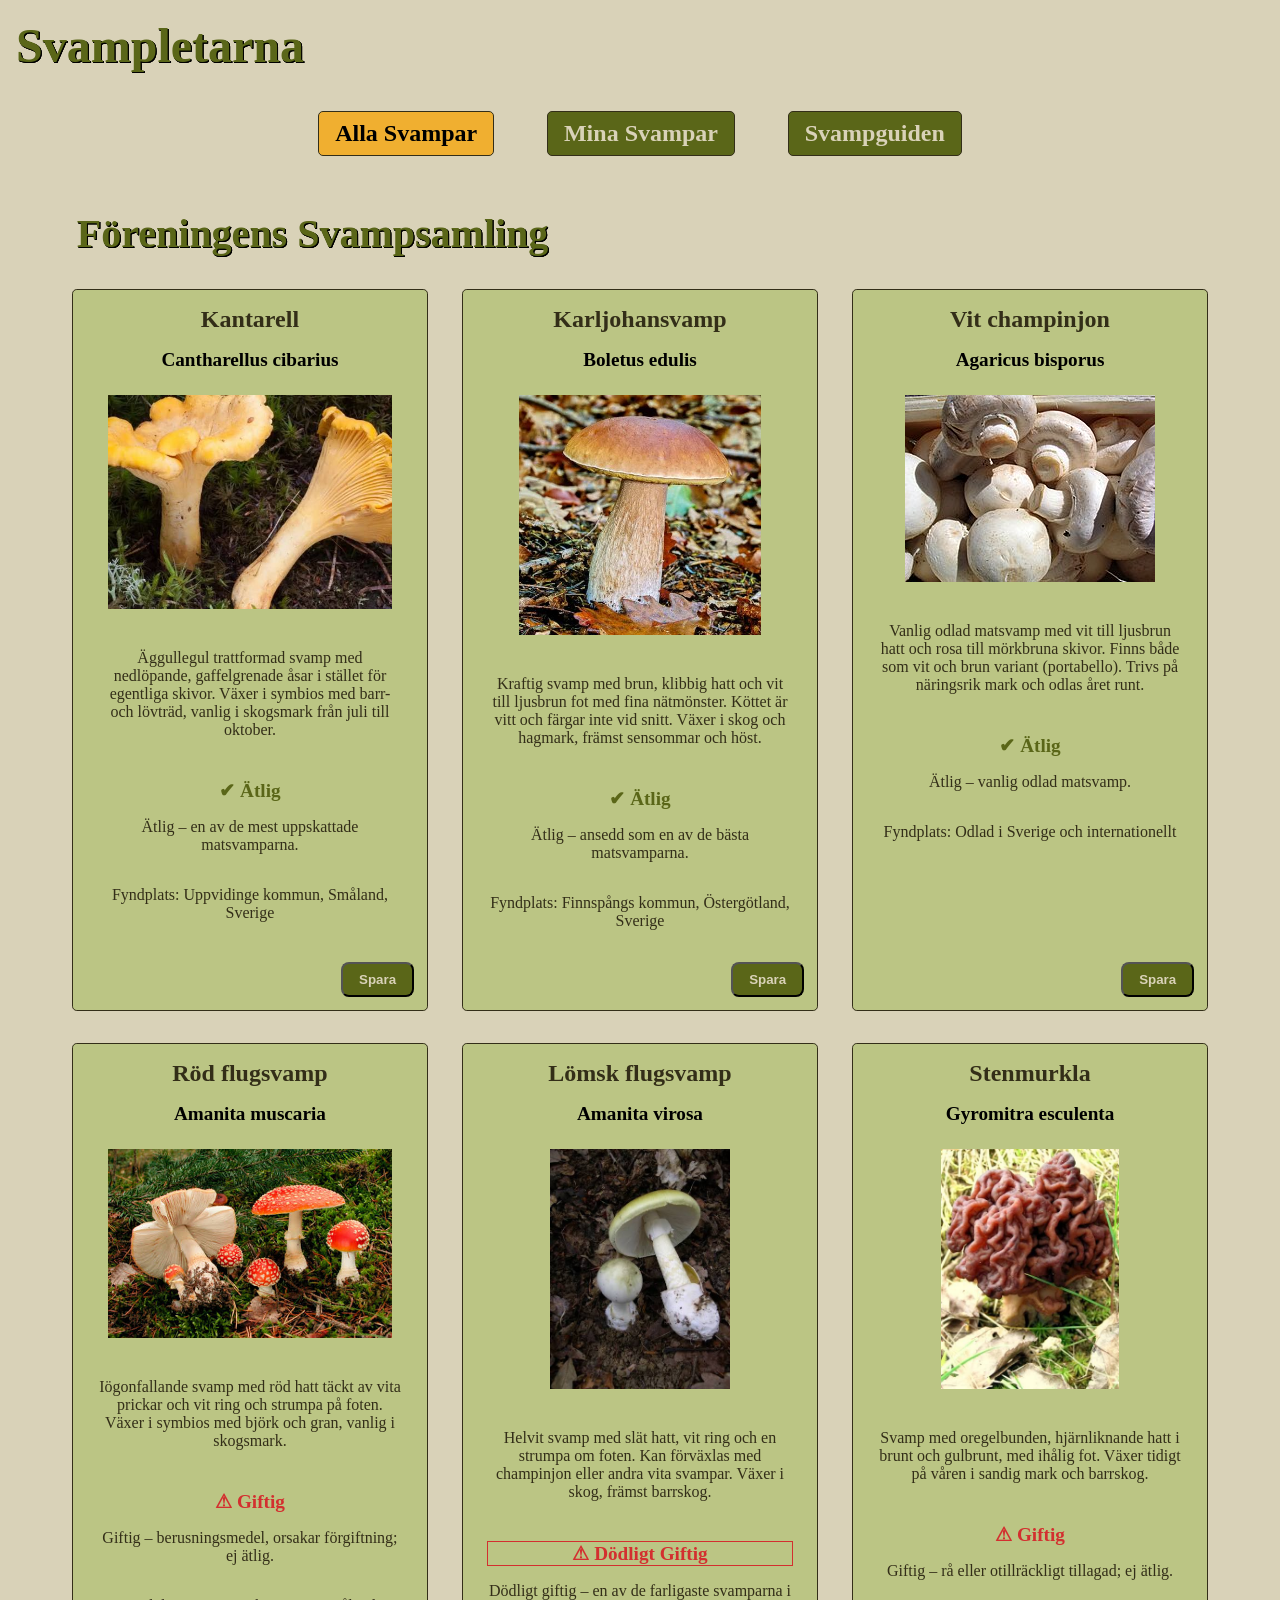
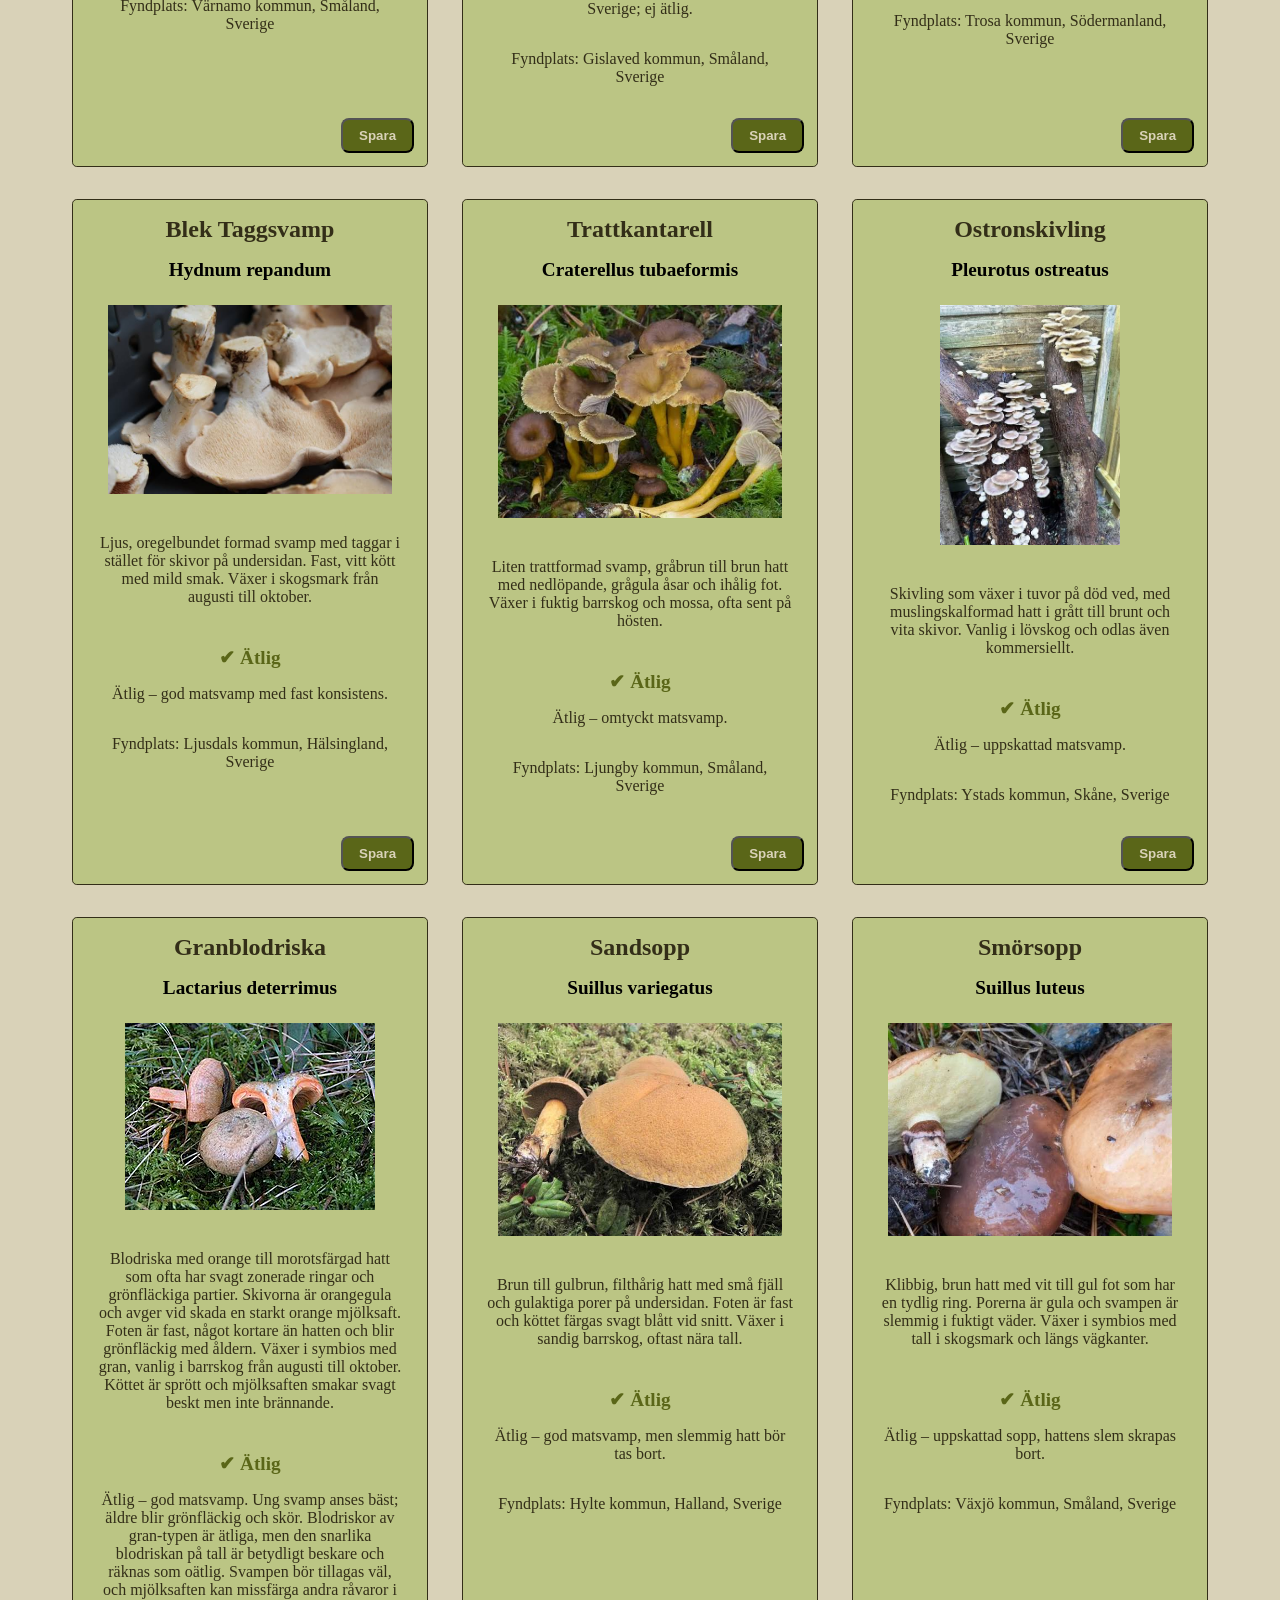
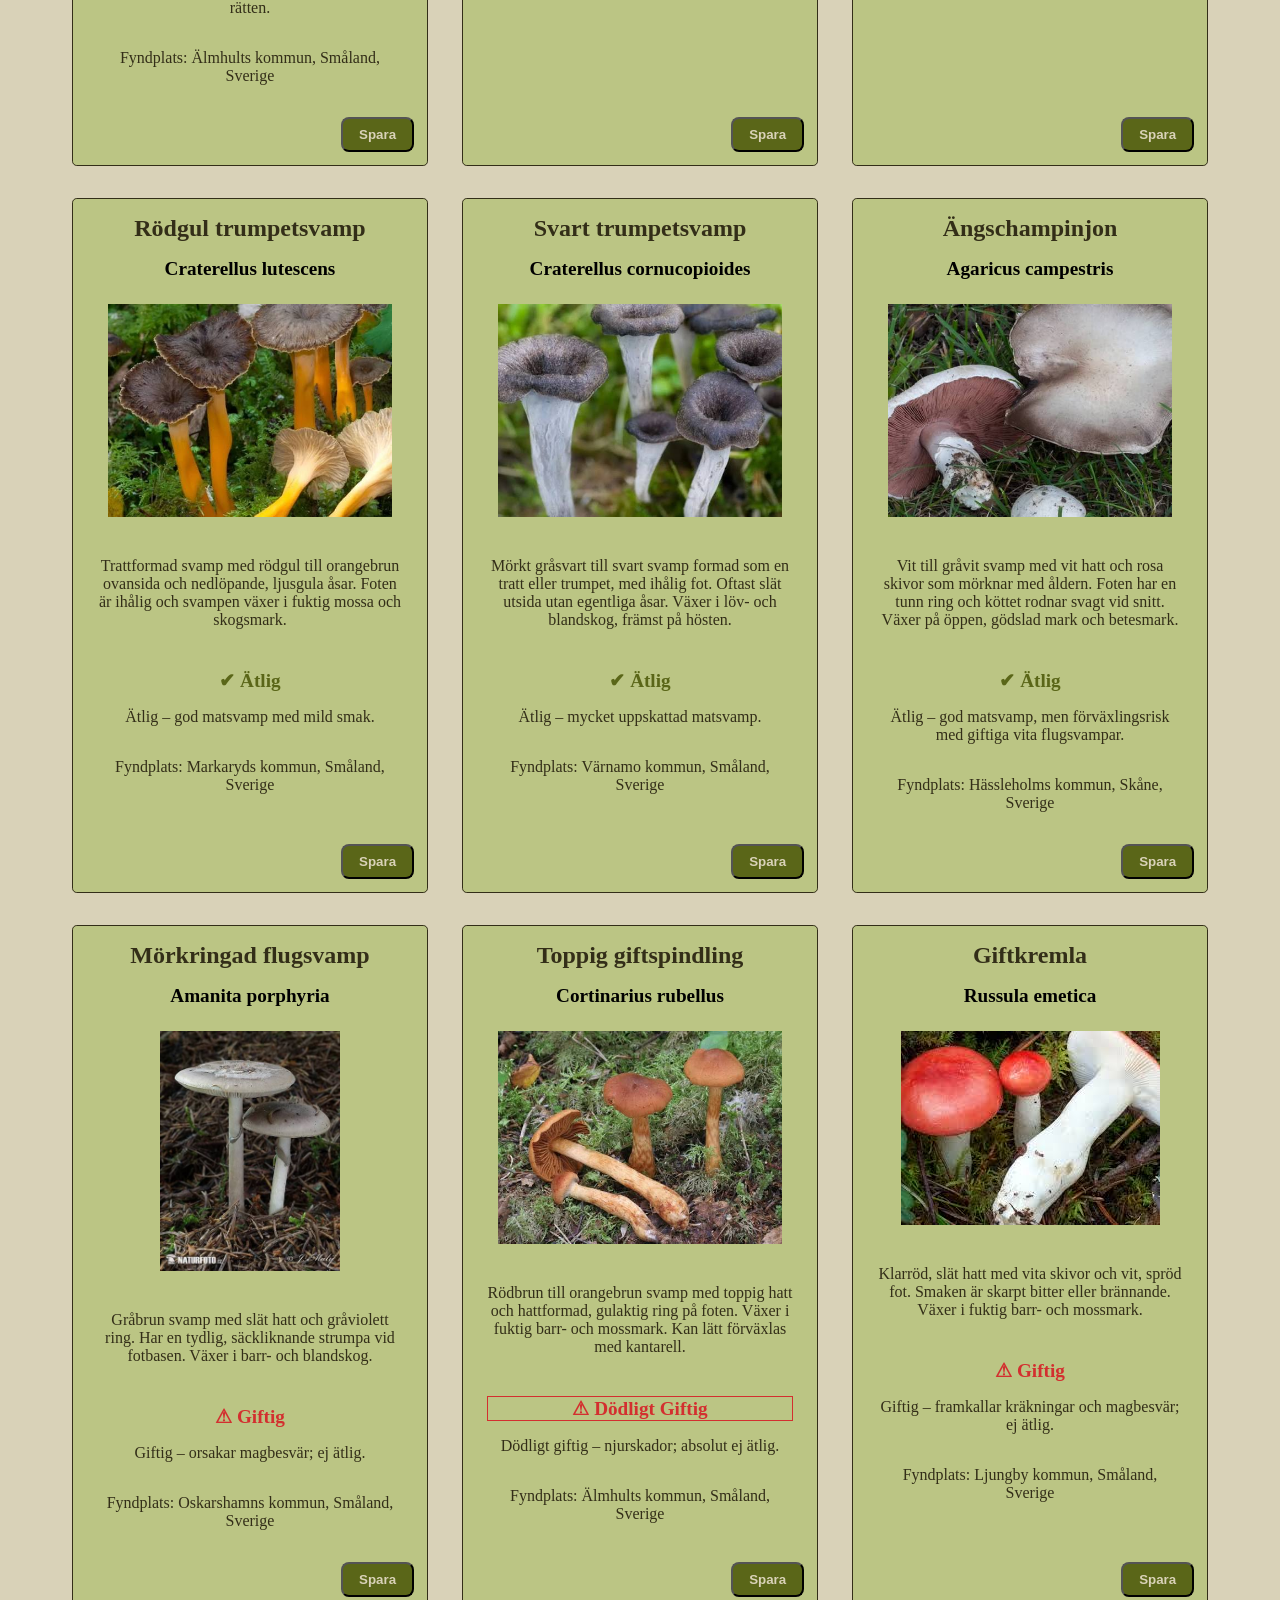
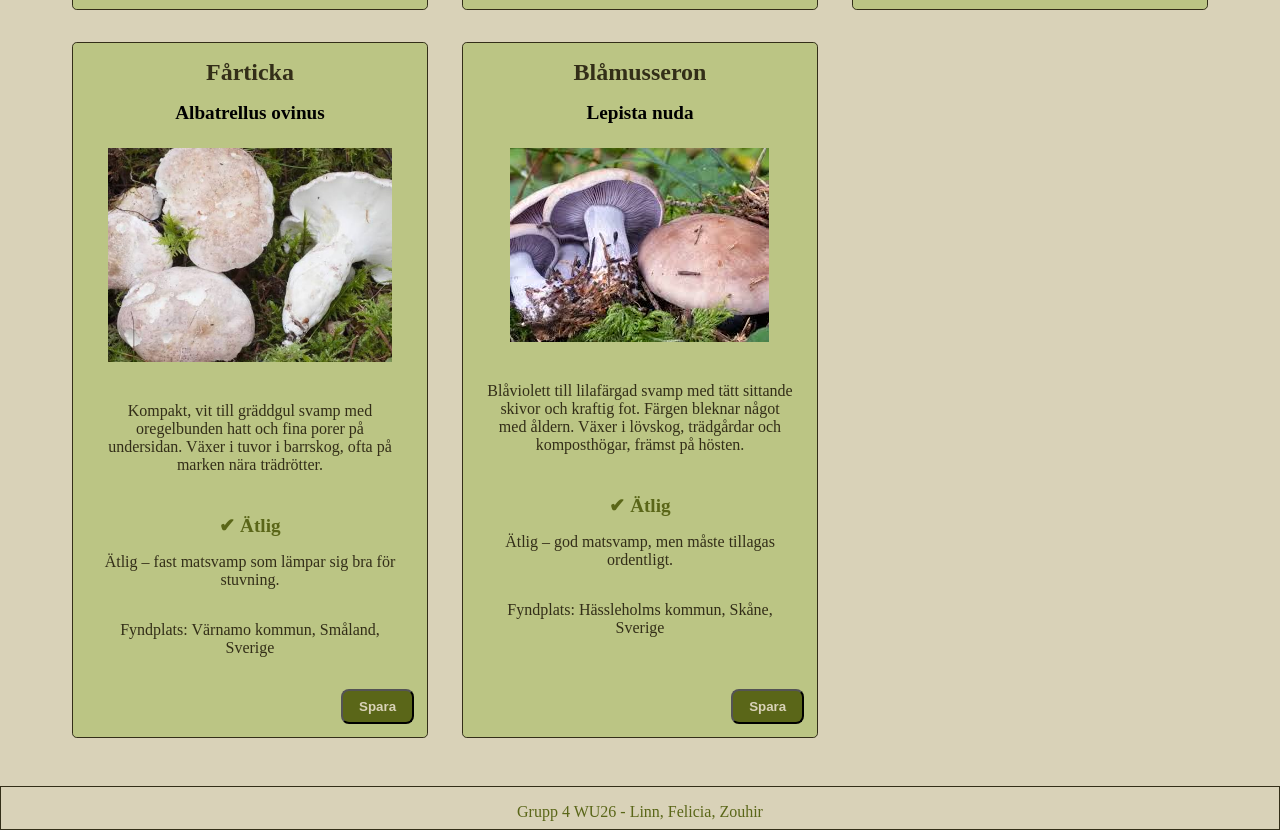
<file: index.html>
<!DOCTYPE html>
<html lang="sv">

<head>
    <meta charset="UTF-8">
    <meta name="viewport" content="width=device-width, initial-scale=1.0">
    <script src="indexScript.js" defer></script>
    <link rel="stylesheet" href="indexStyle.css">
    <title>Svampletarna - Hem</title>
</head>

<body>
    <header>
        <h1>Svampletarna</h1>
        <nav>
            <ul>
                <li><a href="index.html" aria-current="page">Alla Svampar</a></li>
                <li><a href="mina-svampar.html">Mina Svampar</a></li>
                <li><a href="lookalikes.html">Svampguiden</a></li>
            </ul>
        </nav>
    </header>

    <main>
        <h2>Föreningens Svampsamling</h2>
        <!--Paragraf med ID för att kunna skriva ut ett errormeddelande-->
        <p role="alert" id="jsonError"></p>
        <section>
            <!-- Här ska JS skapa articles med svamp!-->
        </section>
    </main>

    <footer>
        <p>Grupp 4 WU26 - Linn, Felicia, Zouhir</p>
    </footer>

</body>

</html>
</file>
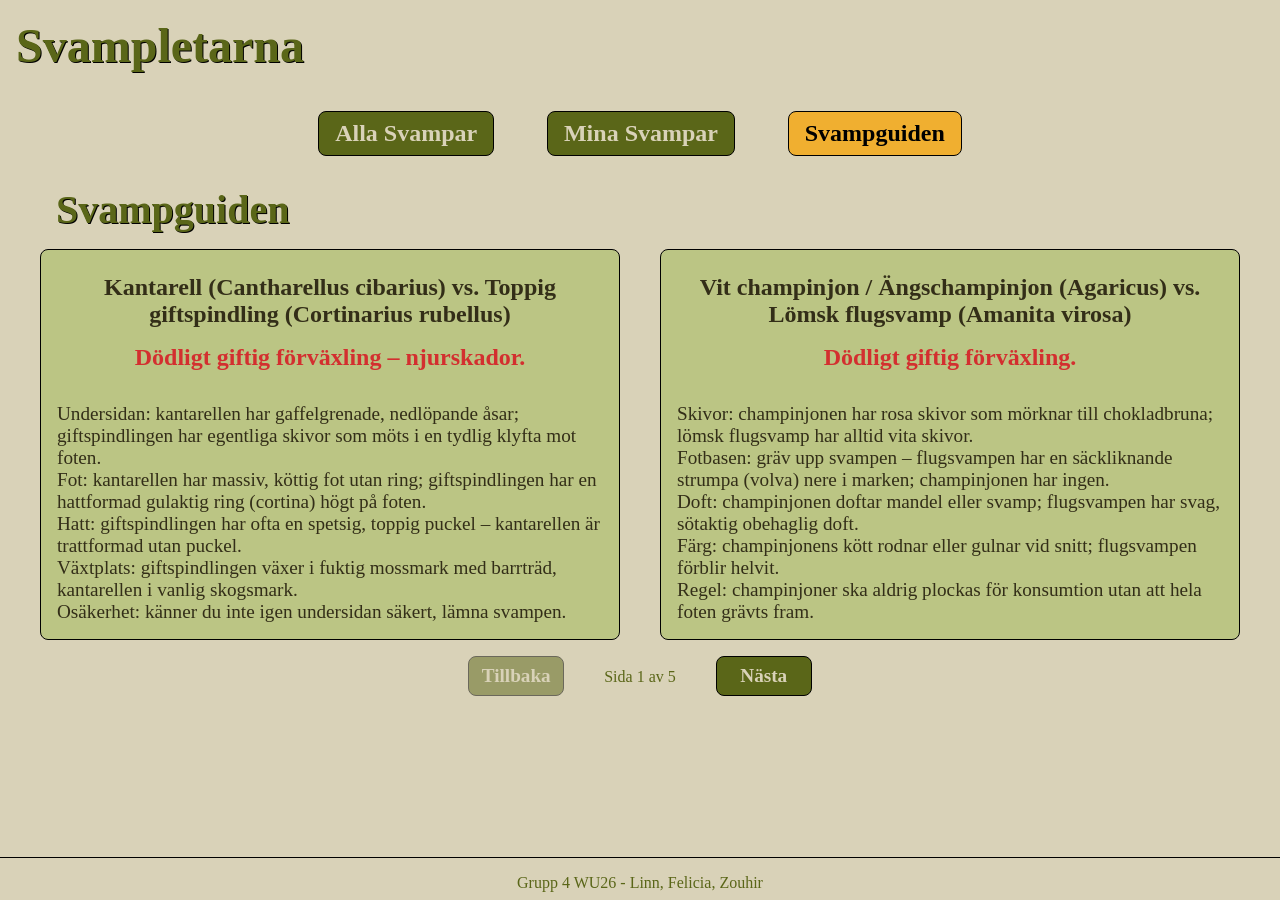
<file: lookalikes.html>
<!DOCTYPE html>
<html lang="sv">
<head>
    <meta charset="UTF-8">
    <meta name="viewport" content="width=device-width, initial-scale=1.0">
    <title>Svampletarna - Svampguiden</title>
    <link rel="stylesheet" href="lookalikes.css">
    <script src="lookalikes.js" defer></script> <!--lägger till defer så att hela html filen laddas innan JS kör.-->
</head>

<body>
    <header>
        <h1>Svampletarna</h1>
        <!--Skapade upp en gemensam navigiation på hemsidan. Valden även att göra aria-current page så att skärmuppläsaren vet var man är.-->
        <nav>
            <ul>
                <li><a href="index.html">Alla Svampar</a></li>
                <li><a href="mina-svampar.html">Mina Svampar</a></li>
                <li><a href="lookalikes.html" aria-current="page">Svampguiden</a></li>
            </ul>
        </nav>
    </header>
    <main>
        <h2>Svampguiden</h2>
        <!--Gjorde en role alert för skärmuppläsaren, så att den kan säga vad som sker. -->
        <p role="alert" id="somethingHappened"></p>
        <div class="cards">
            <article class="card">
                <!--Lägger en text i min h3 för att skippa varning från validatorn, så den kommer om json tar lång tid att ladda, men försvinner om något går fel med json.-->
                <h3 id="leftTitle">Laddar...</h3>
                <p class="risk" id="leftRisk"></p>
                <ul class="features" id="leftIdentify"></ul>
            </article>
            <article class="card">
                <h3 id="rightTitle">Laddar...</h3>
                <p class="risk" id="rightRisk"></p>
                <ul class="features" id="rightIdentify"></ul>
            </article>
        </div>
        <div class="page-nav">
            <button type="button" id="prevButton">Tillbaka</button>
            <!--Gjorde en aria-live så att skärmuppläsaren kan säga vilken sida man står på.-->
            <span aria-live="polite" id="pageNumber"></span>
            <button type="button" id="nextButton">Nästa</button>
        </div>
    </main>
    <footer>
        <p>Grupp 4 WU26 - Linn, Felicia, Zouhir</p>
    </footer>
</body>

</html>
</file>
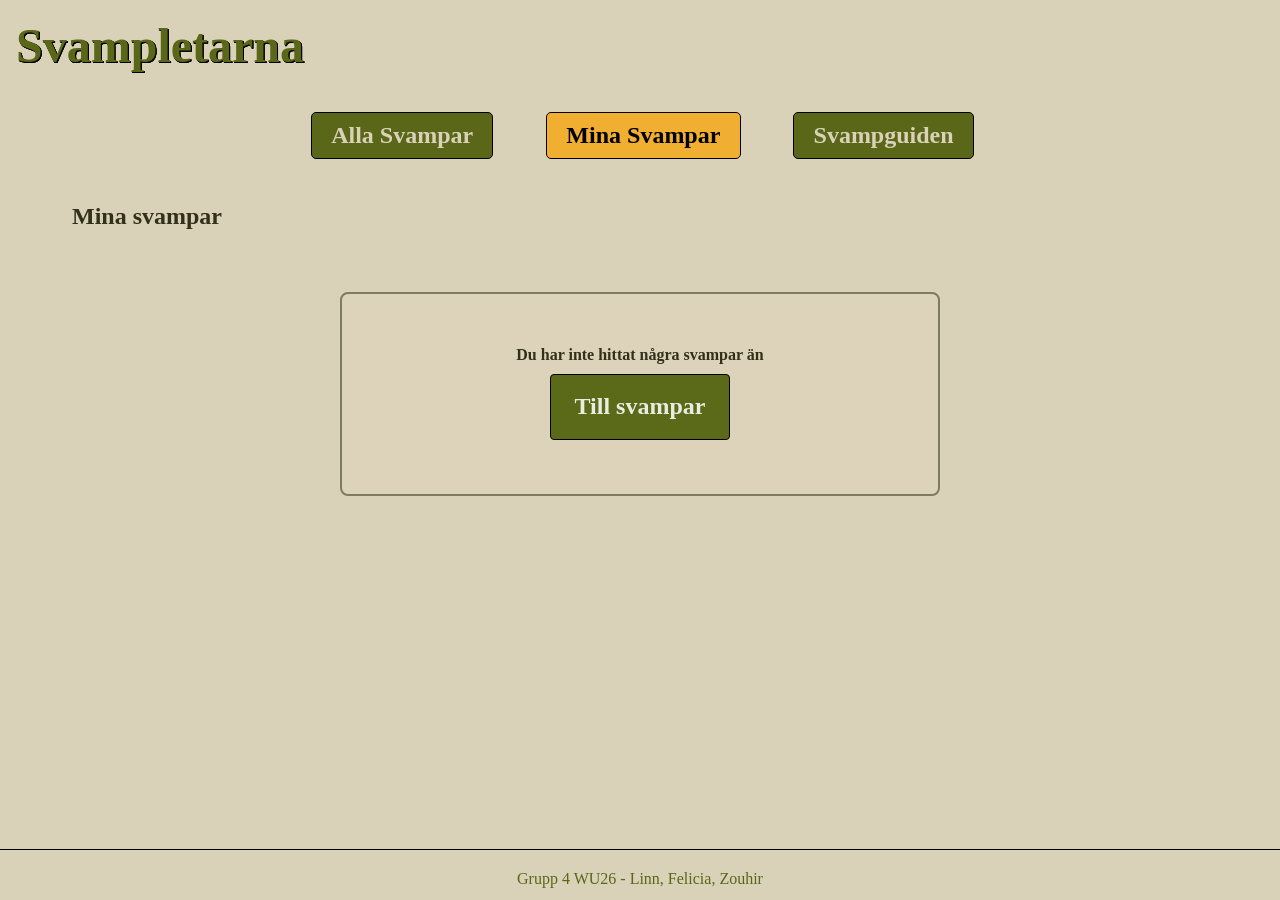
<file: mina-svampar.html>
<!DOCTYPE html>
<html lang="sv">

<head>
    <meta charset="UTF-8">
    <meta name="viewport" content="width=device-width, initial-scale=1.0">
    <title>Svampletarna - Mina Svampar</title>
    <link rel="stylesheet" href="mina-svampar.css">
    <script src="mina-svampar.js" defer></script>
</head>

<body>
    <header>
        <h1>Svampletarna</h1>
        <nav aria-label="Huvudmeny">
            <ul>
                <li><a href="index.html">Alla Svampar</a></li>
                <li><a href="mina-svampar.html" aria-current="page">Mina Svampar</a></li>
                <li><a href="lookalikes.html">Svampguiden</a></li>
            </ul>
        </nav>
    </header>

    <main>
        <header>
            <h2>Mina svampar</h2>
            <!-- Knappen är dold från start. JavaScript visar den när det finns svampar. -->
            <button type="button" id="clear-button" hidden>Töm sparade svampar</button>
        </header>

        <!-- Dolt felmeddelande för fetch -->
        <p id="error-message" role="alert" hidden>Något gick fel när svamparna skulle hämtas...</p>

        <!-- Semantisk sektion för korten med en osynlig rubrik för skärmläsare -->
        <section id="card-container" aria-label="Sparade svampar">
            <h3 class="sr-only">Lista med sparade svampar</h3>
        </section>

        <!-- Visas när inga svampar är sparade -->
        <section id="empty-state" hidden>
            <h4>Du har inte hittat några svampar än</h4>
            <p><a href="index.html">Till svampar</a></p>
        </section>
    </main>

    <footer>
        <p>Grupp 4 WU26 - Linn, Felicia, Zouhir</p>
    </footer>
</body>

</html>
</file>
<file: indexStyle.css>
/* Sätter standarden för hela sidan. Border-box gör så att padding och border ska räknas med i de storlekar jag sätter sen.*/
* {
    box-sizing: border-box;
    margin: 0;
    padding: 0;
    
}
/*Använder mig av ID:et jag satte på mitt errormeddelande för at komma åt specifikt den paragrafen 
och placerar den där jag vill ha den*/
#jsonError{
    text-align: center;
    font-size: large;
    text-decoration: underline;
}

body{
    background-color: #d9d2b8;
}
/*Placerar Rubrik där jag vill ha den och sätter en skugga på för att ge kontrast mot bakgrunden. */
h1, h2 {
    text-align: center;
    padding-top: 0.5rem;
    padding-bottom: 1rem;
    color: #5a6618;
    text-shadow: 1px 1px 0 #000, 1px 1px 0 #000, 1px 1px 0 #000, 1px 1px 0 #000;
}


/* Ger lite mellanrum mellan nav och h2*/
nav {
    margin-bottom: 2rem;
}

/*Ville inte ha några prickar framför länkarna*/
nav ul {
    list-style-type: none;
}

/*Display block gör att den inte längre är inline och då fungerar det att använda sig av margin och padding. 
Fixar lite med hur jag vill att den ska se ut på sidan, med placering och sådant.*/
a {
    display: block;
    text-align: center;
    text-decoration: none;
    font-weight: bold;
    border: 1px solid #332e18;
    border-radius: 5px;
    margin: 0.4rem;
    font-size: 1rem;
    padding: 0.5rem 1rem;
    color: #d9d2b8;
    background-color: #5a6618;
}

/*Gör article till display: flex för att se till att allt ligger där det ska, fixar lite mer storlek och border för utseendet jag vill ha.*/
article {
    padding-top: 1rem;
    display: flex;
    flex-direction: column;
    gap: 1rem;
    border: 1px solid #332e18;
    border-radius: 0.3rem;
    text-align: center;
    margin: 1rem;
    background-color: rgb(187, 197, 132);
}

/*Sedan pillar jag med lite olika element och dess placering och storlek och dylikt. */
h3 {
    
    font-size: 1.5rem;
    color: #332e18;
}

h4 {
    font-size: 1.2rem;
    /*margin-bottom: 1rem;*/
}

/*Anpassar hur stora bilderna är och placerar dom som jag vill inne i article:n*/
img {
    max-width: 80%;
    height: auto;
    min-width: 0;
    margin: 0.5rem auto;
}

p {
    margin: 0 1rem;
    min-width: 0;
    color: #332e18;
}

article p:last-of-type {
   margin-top: 1rem;
}

/*Bestämmer det som ska gälla alla olika badges och sedan lägger olika färger på dom efteråt*/
.edible,
.deadly,
.poisonous {
    margin-top: 1rem;
    font-size: large;
    font-weight: bolder;
}

.edible {
    color: #5a6618;
}

.deadly {
    color: #d32f2f;
    border: 1px solid #d32f2f;
}

.poisonous {
    color: #d32f2f;
}

/*Gör button till block för att kunna ändra placering med padding och margin. */
button {
    display: block;
    margin: 1rem 0.8rem 0.8rem auto;
    padding: 0.5rem 1rem;
    color: #d9d2b8;
    background-color: #5a6618;
    border-radius: 0.5rem;
    font-weight: bold;
}

/*Lägger footer där den ska och fixar färger*/
footer {
    text-align: center;
    padding-bottom: 0.5rem;
    padding-top: 1rem;
    border: 1px solid #332e18;
    margin-top: 1rem;
}

footer p{
    color: #5a6618;
}

a[aria-current="page"] {
    background-color: #f0af30;
    color: black;
}


/*Ändringar för störra skärmar, typ dator*/
@media (min-width: 768px) {

    main{
        width: 100%;
        margin: 0 auto;
        max-width: 1200px;
    }
    
    h1 {
        padding-top: 1.1rem;
        padding-left: 1rem;
        font-size: 3rem;
        text-align: left;
    }

    nav {
        margin-left: 5rem;
        margin-right: 5rem;
        padding: 1rem;
        margin-bottom: 0;
    }

    /*Gör nav till flex för at kunna lägga länkarna på rad*/
    nav ul {
        display: flex;
        flex-direction: row;
        justify-content: center;
        gap: 2.5rem;
        list-style-type: none;
    }
    /*Ändrar font size för att passa en större skärm*/
    a {
        font-size: 1.5rem;
    }

    /*Gör min section till en grid och anpassar bredden med margin. Gör 3 kolumner som alla tar upp 1 fraction och som blir minst
    200px för att förhindra att squish och att element hamnar utanför sina container, gjorde gap i % även för att hjälpa förhindra detta
    */
    section {
       
        display: grid;
        grid-template-columns: repeat(3, minmax(200px, 1fr));
        column-gap: 3%;
        row-gap: 2rem;
        padding: 2rem;
    }

    /*Ändrar lite font size och använder margin för at placera titeln rätt på sidan*/
    h2{
        font-size: 2.5rem;
        text-align: left;
        margin-left: 2.3rem;
        padding-top: 2rem;
        padding-bottom: 0;
    }

    /*Behöver inte ha kvar 1rem margin från mobilversionen*/
    article {
        margin: 0;
    }

    /*Sätter en maxheight så att svampkorten inte blir allt för avlånga, */
    img {
        max-height: 15rem;
    }

    /*Sedan ändrar jag bara på lite margins för att fixa placeringen och mellanrummen mellan olika element*/
    p {
        margin: 0 1.5rem;
    }

    article p:first-of-type {
        margin-top: 1rem;
    }

    article p:last-of-type {
        margin-bottom: 1rem;
    }

    /*Ser till att knappen är längst ner*/
    button{
        margin-top: auto;
    }

    /*Ändrar färg på bakgrund på länkar och button med :hover och gör en mjukare transition med ease*/
    a, button{
        transition: background-color 0.3s ease, color 0.3s ease;
    }

    a:hover, button:hover {
        background-color: #f0af30;
        color: black; 
    }

    /*Fixar placeringen av mina badges*/
    .deadly,
    .poisonous,
    .edible {
        font-size: larger;
        margin: 1.5rem 1.5rem 0 1.5rem;
    }
}
</file>
<file: lookalikes.css>
/* sätter standarden för hela sidan. Sätter margin & padding till 0 & med border box säger jag att padding & border ska räknas i storleken jag bestämmer. 
Alltså inte läggas extra. */
* {
    box-sizing: border-box;
    margin: 0;
    padding: 0;
}

/*Använder display flex så att alla barn blir flexelement. Detta gör att jag kan använda flex 1 på main, för main är barn till body.
Använder sedan flex direction så att header, footer och main hamnar under varandra.
Använder också min-height 100dvh eftersom jag behövde skrolla på mobilen. Dvh tänker på adressfältet och använder bara ytan som syns. */
body {
    display: flex;
    flex-direction: column;
    min-height: 100dvh;
    background-color: #d9d2b8;
}

/* Säger till main att ta allt utrymme som blir över & trycker då ner footern längst ner. Gör display flex här så att mains barn blir flex-element.
Eftersom jag använder order: - 1 på ett av mains barn. 
Använder flex-direction även här eftersom flex i sig lägger på rad som standard. */
main {
    flex: 1;
    display: flex;
    flex-direction: column;
}

nav {
    padding-top: 1rem;
    margin-bottom: 1rem;
}

/*Tar bort punkterna som kommer från listan */
nav ul {
    list-style-type: none;
}

button,
a {
    font-weight: bold;
    border: 1px solid black;
    background-color: #5a6618;
    color: #d9d2b8;
    border-radius: 8px;
}

/*Kör display: block så att det slutar bete sig som inline & jag kan då använda padding & margin, samt göra hela knappen tryckbar.
Tar text-decoration för att få bort strecket under länken. */
a {
    display: block;
    text-align: center;
    text-decoration: none;
    margin: 0.4rem;
    font-size: 1rem;
    padding: 0.5rem 1rem;
}

/* Texten på mina knappar hade annat typsnitt, men ville att de skulle ha samma som allt annat, så körde inherit.*/
button {
    padding: 0.5rem 0.7rem;
    margin-top: 1rem;
    font-family: inherit;
}

h1,
h2,
h3 {
    padding-top: 0.5rem;
    padding-bottom: 1rem;
    color: #5a6618;
    text-align: center;
}

/*La en liten skugga vid rubrikerna.*/
h1,
h2 {
    text-shadow: 1px 1px 0 #000;
}

h3 {
    font-size: 1rem;
    color: #332e18;
}

footer {
    text-align: center;
    padding-bottom: 0.5rem;
    padding-top: 1rem;
    color: #5a6618;
    border-top: 1px solid black;
    margin-top: 1rem;
}

/* Ville att texten och knapparna skulle ligga fint, tyckte inte det såg bra ut med center, så valde baseline så att den går efter undersidan av texten.
Ville att mina knappar skulle hamna över artiklarna på mobilen och kör då order -1. */
.page-nav {
    display: flex;
    justify-content: center;
    gap: 2.5rem;
    align-items: baseline;
    order: -1;
}

/* behövde skrolla sidled på mobilen, så la till overflow-wrap så att webbläsaren bröt texten tidigare & hyphens så att den la till bindestreck*/
.card {
    background-color: rgb(187, 197, 132);
    padding: 1rem;
    border: 1px solid black;
    border-radius: 8px;
    overflow-wrap: anywhere;
    hyphens: auto;
}

.cards {
    display: flex; 
    flex-direction: column;
    gap: 1rem;
}

.risk {
    font-size: 1.5rem;
    font-weight: bold;
    padding-bottom: 1rem;
    color: #d32f2f;
    text-align: center;
}

.features {
    font-size: 1.2rem;
    text-align: left;
    margin-top: 1rem;
    list-style-type: none;
    color: #332e18;
}

span {
    font-size: 1rem;
    color: #5a6618;
}

/* Om man inte kan trycka på en knapp så blir knappen lite blekare, halvt genomskinlig.*/
button:disabled {
    opacity: 0.5;
}

/*La till att när man är på svampguiden i länkarna, så blir det en annan färg, så man vet var man befinner sig på hemsidan */
a[aria-current="page"] {
    background-color: #f0af30;
    color: black;
}

@media (min-width: 768px) {

    h1,
    h2 {
        text-align: left;
        padding-left: 1rem;
    }

    h1 {
        padding-top: 1.1rem;
        font-size: 3rem;
    }

    h2 {
        font-size: 2.5rem;
    }

    h3 {
        font-size: 1.5rem;
    }

    nav ul {
        display: flex;
        justify-content: center;
        gap: 2.5rem;
    }

    /*När man tar musen över navigeringen och mina knappar så kommer det gula lite långsammare & även textfärgen*/
    a,
    button {
        transition: background-color 0.3s, color 0.3s;
    }

    /* ville att textfärgen skulle ändras så att det blev bättre för ögat. Tyckte att när man hade det gula och sen den beiga texten så blev det tufft*/
    a:hover,
    button:hover:not(:disabled) {
        background-color: #f0af30;
        color: black;
    }

    /*Gör så att muspekaren ser ut som ett stoppmärke när man tar den över en knapp man inte kan trycka på */
    button:disabled {
        cursor: not-allowed;
    }

    a {
        font-size: 1.5rem;
    }

    /*ändrar så att muspekaren blir en liten hand när man åker över knappen istället för en pil. Satte också min-width på knapparna så att dom blev lika stora.*/
    button {
        cursor: pointer;
        font-size: 1.2rem;
        min-width: 6rem;
    }

    /*Sätter flex-direction row eftersom mobil har flex-direction column, behöver inte använda display: flex här eftersom den redan finns på mobil. 
    Sätter även min-height så att alla korten blir lika höga på alla sidor. */
    .cards {
        min-height: 23.5rem;
        gap: 2.5rem;
        flex-direction: row;
    }

    /* sätter flex 1 så att båda korten tar lika mycket plats */
    .card {
        flex: 1;
    }

    /*sätter tillbaka så att knapparna hamnar under korten istället för över */
    .page-nav {
        order: 0;
    }

    /*Säger att main ska ta 100% av utrymmet, allt ska ligga i mitten, men max är 1200px. Tyckte det blev konstigt på min stora skärm kontra min lilla. */
    main {
        width: 100%;
        margin: 0 auto;
        max-width: 1200px;
    }
}
</file>
<file: mina-svampar.css>
/* --- Globala inställningar & Reset --- */
* {
    box-sizing: border-box;
    margin: 0;
    padding: 0;
}

/* Döljer rubriken visuellt men behåller den för skärmläsare (semantik & tillgänglighet) */
.sr-only {
    position: absolute;
    width: 1px;
    height: 1px;
    padding: 0;
    margin: -1px;
    overflow: hidden;
    clip: rect(0, 0, 0, 0);
    white-space: nowrap;
    border: 0;
}

/* =========================================
   1. CSS-VARIABLER (Vår färgpalett)
   ========================================= */
:root {
    --bg-salvia: #E8EDE1;
    --text-brun: #33301A;
    --card-beige: #DCD3BA;
    --accent-gron: #5A6A18;
    --focus-orange: #F0AE32;
    --border-khaki: #807A5E;
}

body {
    background-color: #d9d2b8;
    color: var(--text-brun);
    font-family: serif;
    line-height: 1.6;
    display: flex;
    flex-direction: column;
    min-height: 100vh;
}

/* --- Typografi & Rubriker --- */

h2,
h3 {
    margin-bottom: 1rem;
}

h1 {
    text-align: center;
    padding-top: 0.5rem;
    padding-bottom: 1rem;
    color: #5a6618;
    text-shadow: 1px 1px 0 #000, 1px 1px 0 #000, 1px 1px 0 #000, 1px 1px 0 #000;
}

h2 {
    padding: 0.5rem;
}

/* --- Navigering --- */

nav ul {
    list-style-type: none;
}

a {
    display: block;
    text-align: center;
    text-decoration: none;
    font-weight: bold;
    border: 1px solid black;
    border-radius: 5px;
    margin: 0.4rem;
    font-size: 1rem;
    padding: 0.2rem 1rem;
    color: #d9d2b8;
    background-color: #5a6618;
    transition: background-color 0.3s ease, color 0.3s ease;
}

a:hover,
a:active {
    background-color: #f0af30;
    color: black;
}

/* --- Huvudinnehåll --- */
main {
    padding: 1.5rem;
    flex-grow: 1;
}

main header {
    display: flex;
    flex-wrap: wrap;
    justify-content: space-between;
    align-items: center;
    margin-bottom: 2rem;
    gap: 1rem;
}

article {
    border: 1px solid black;
    width: 100%;
    text-align: center;
    min-width: 0;
}

#clear-button {
    background-color: var(--accent-gron);
    color: var(--bg-salvia);
    border: none;
    padding: 0.8rem 1.2rem;
    font-size: 1rem;
    cursor: pointer;
    border-radius: 4px;
    font-weight: bold;
    transition: background-color 0.3s ease;
}

#clear-button:hover {
    background-color: #4a5736;
}

#clear-button:focus-visible {
    outline: 3px solid var(--focus-orange);
    outline-offset: 2px;
}

/* =========================================
   5. DET TOMMA LÄGET (Empty State)
   ========================================= */
#empty-state {
    background-color: var(--card-beige);
    border: 2px solid var(--border-khaki);
    padding: 3rem 1.5rem;
    text-align: center;
    border-radius: 8px;
    max-width: 600px;
    margin: 0 auto;
}

#empty-state h2 {
    margin-bottom: 1.5rem;
}

#empty-state a {
    background-color: var(--accent-gron);
    color: var(--bg-salvia);
    text-decoration: none;
    padding: 0.8rem 1.5rem;
    border-radius: 4px;
    font-weight: bold;
    display: inline-block;
    transition: background-color 0.3s ease;
}

#empty-state a:hover {
    background-color: #4a5736;
}

#empty-state a:focus-visible {
    outline: 3px solid var(--focus-orange);
    outline-offset: 2px;
}

/* =========================================
   6. SVAMPRUTNÄTET (CSS Grid)
   ========================================= */
#card-container {
    display: grid;
    grid-template-columns: repeat(auto-fill, minmax(280px, 1fr));
    gap: 1.5rem;
}

/* =========================================
   7. SVAMPKORTEN (Utseende)
   ========================================= */
#card-container article {
    background-color: rgb(187, 197, 132);
    border: 1px solid var(--border-khaki);
    border-radius: 8px;
    overflow: hidden;
    display: flex;
    flex-direction: column;
}

#card-container article img {
    width: 100%;
    object-fit: cover;
    border-bottom: 1px solid var(--border-khaki);
}

#card-container h2,
#card-container h3 {
    padding: 0.1rem 1rem 0rem 1rem;
    font-size: 1.3rem;
    margin: 0;
}

#card-container p {
    padding: 0 1rem 1rem 1rem;
    margin: 0;
    font-size: 1.1rem;
}

/* =========================================
   8. ETIKETTER (Badges för ätlighet)
   ========================================= */
.badge {
    display: inline-block;
    padding: 0.3rem 0.6rem;
    border-radius: 4px;
    font-size: 0.8rem;
    font-weight: bold;
    text-transform: uppercase;
    margin: 0.5rem 1rem 1rem 1rem;
    margin-top: auto;
}

.badge-atlig {
    color: #2e7d32;
    border: 1px solid #2e7d32;
    background-color: transparent;
}

.badge-giftig {
    color: #d32f2f;
    border: 1px solid #d32f2f;
    background-color: transparent;
}

.badge-dodlig {
    color: #ffffff;
    background-color: #d32f2f;
    border: 1px solid #d32f2f;
}

.badge-blandad {
    color: #e65100;
    border: 1px solid #e65100;
    background-color: transparent;
}

/* --- Sidfot --- */
footer {
    text-align: center;
    padding-bottom: 0.5rem;
    padding-top: 1rem;
    color: #5a6618;
    border-top: 1px solid black;
    margin-top: 1rem;
}

a[aria-current="page"] {
    background-color: #f0af30;
    color: black;
}

/* --- Media Queries (För skärmar större än 768px) --- */
@media (min-width: 768px) {

    main{
        width: 100%;
        margin: 0 auto;
        max-width: 1200px;
    }

    h1 {
        font-size: 3rem;
        text-align: left;
        padding-left: 1rem;
    }

    nav{
        /*padding: 1rem;*/
        margin-left: 0.3rem;
        margin-top: 0.3rem;
    }

    nav ul {
        display: flex;
        justify-content: center;
        gap: 2.5rem;
    }

    a {
        padding: 0.2rem 1.2rem;
        font-size: 1.5rem;
    }
}
</file>
